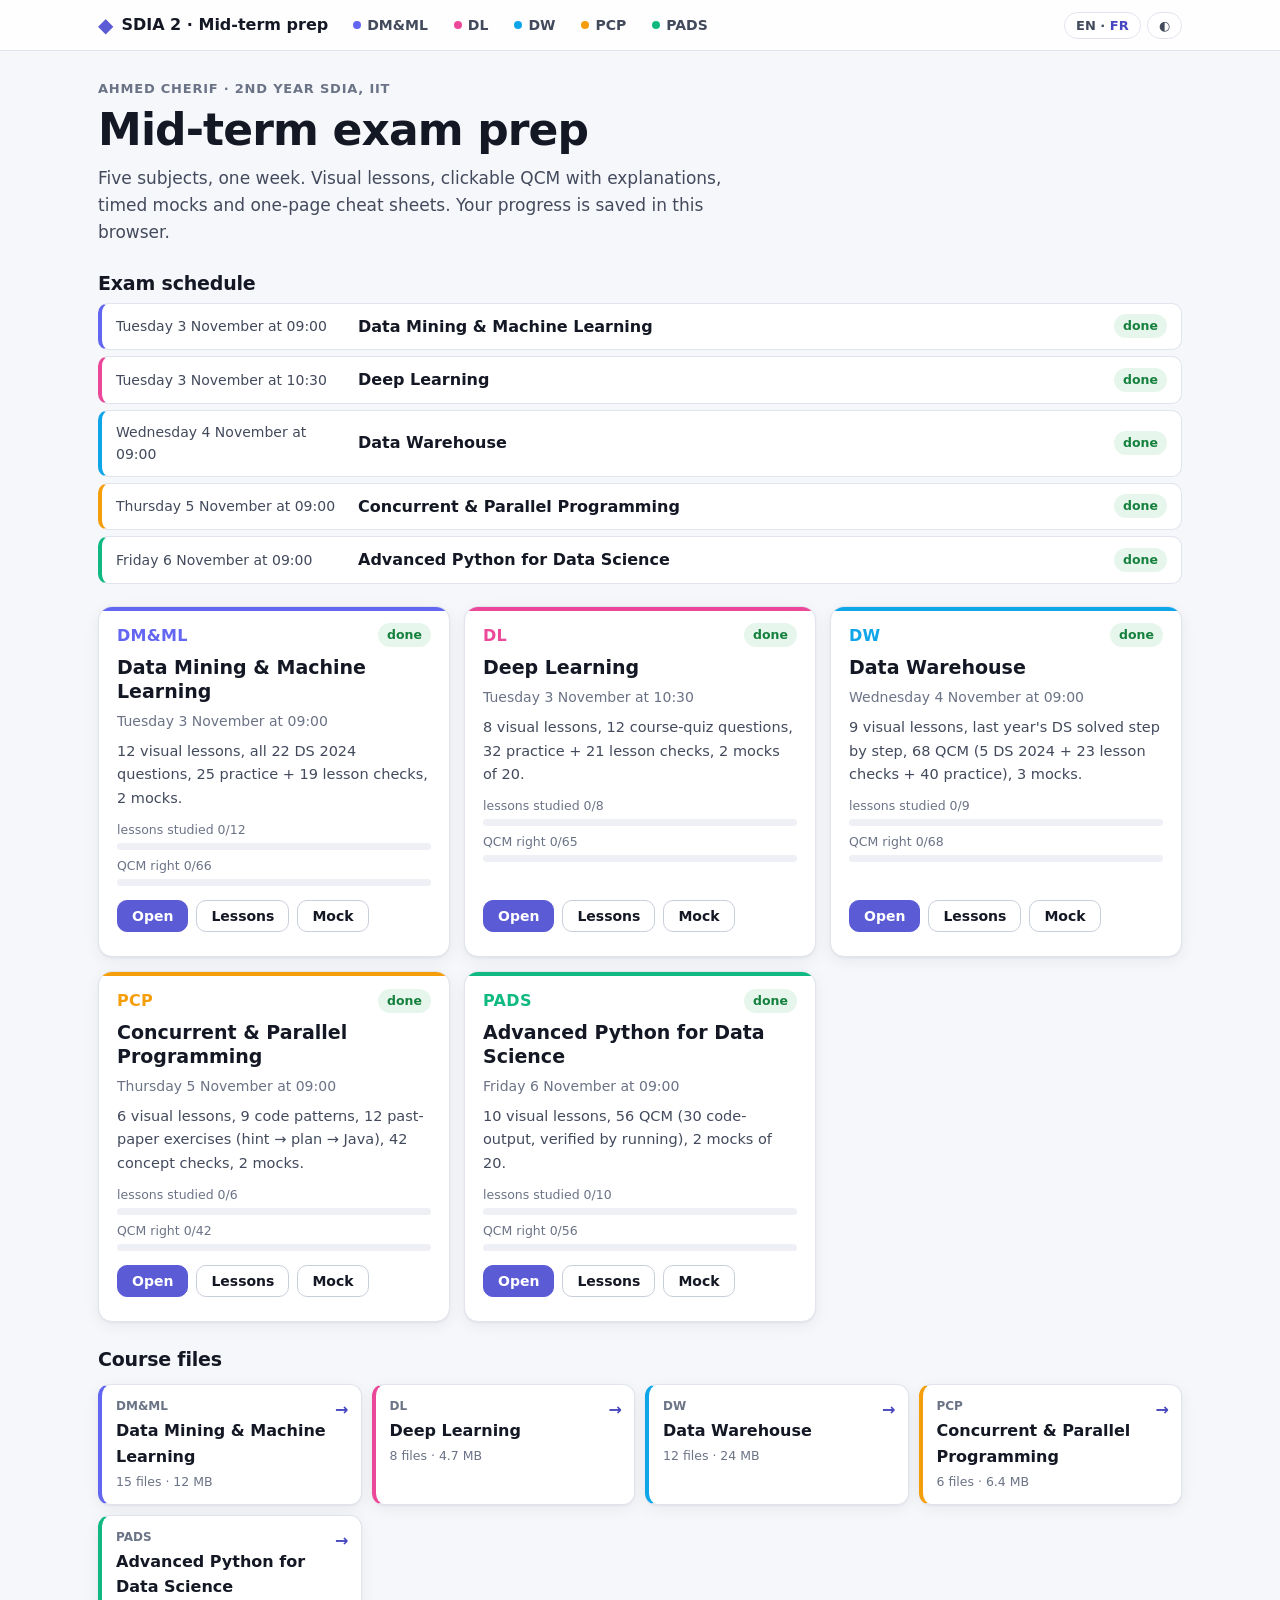
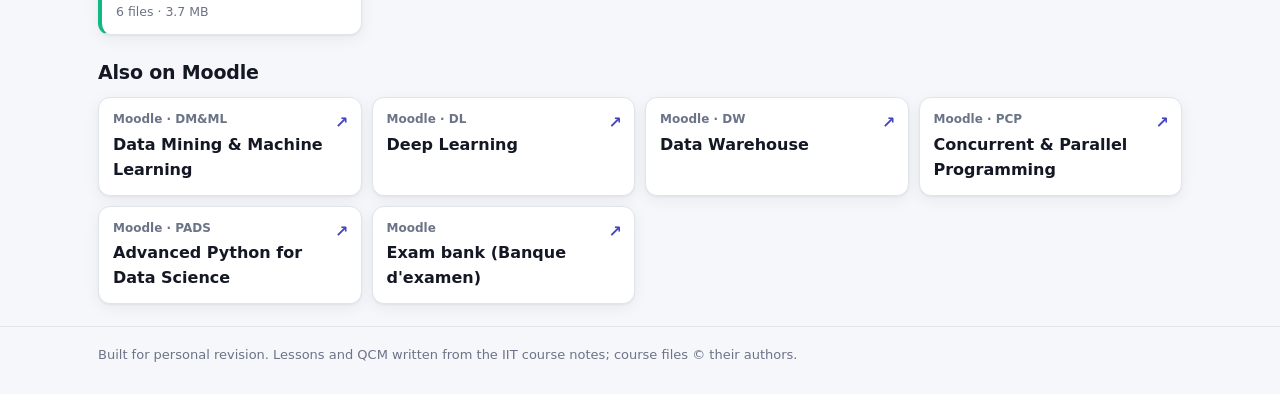
<file: index.html>
<!doctype html>
<html lang="en">
<head>
<meta charset="utf-8">
<meta name="viewport" content="width=device-width, initial-scale=1">
<title>SDIA 2 · Mid-term prep</title>
<meta name="description" content="SDIA 2 mid-term revision: visual lessons, QCM bank, timed mock exams and cheat sheets.">
<meta name="color-scheme" content="light dark">
<link rel="icon" href="data:image/svg+xml,%3Csvg xmlns='http://www.w3.org/2000/svg' viewBox='0 0 16 16'%3E%3Cpath d='M8 0l8 8-8 8-8-8z' fill='%235b5bd6'/%3E%3C/svg%3E">
<link rel="stylesheet" href="assets/style.css">
<script>try{var t=JSON.parse(localStorage.getItem("sdia-prep:theme")||'"auto"');if(t==="auto")t=matchMedia("(prefers-color-scheme: dark)").matches?"dark":"light";document.documentElement.setAttribute("data-theme",t)}catch(e){}</script>
</head>
<body>
<div id="app"><noscript><p class="noscript">This site needs JavaScript. / Ce site nécessite JavaScript.</p></noscript></div>
<script src="assets/subjects.js"></script>
<script src="assets/app.js"></script>
</body>
</html>
</file>
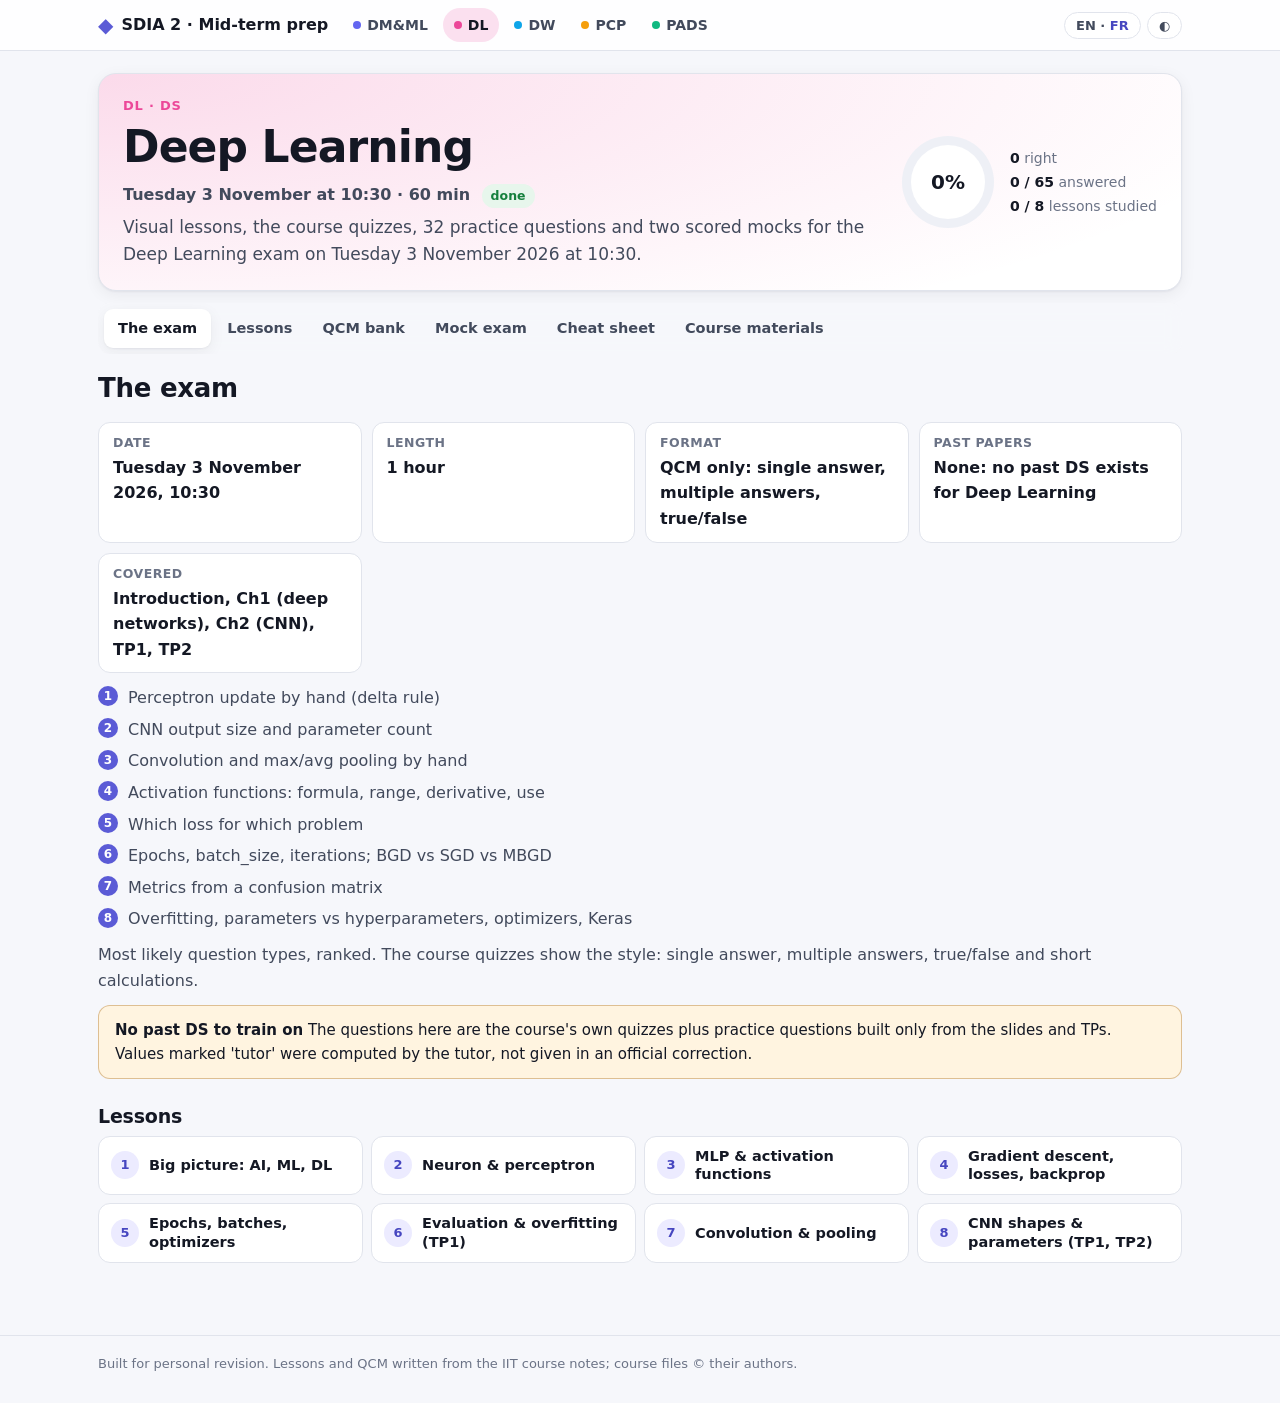
<file: dl.html>
<!doctype html>
<html lang="en">
<head>
<meta charset="utf-8">
<meta name="viewport" content="width=device-width, initial-scale=1">
<title>Deep Learning · SDIA 2 prep</title>
<meta name="description" content="SDIA 2 mid-term revision: visual lessons, QCM bank, timed mock exams and cheat sheets.">
<meta name="color-scheme" content="light dark">
<link rel="icon" href="data:image/svg+xml,%3Csvg xmlns='http://www.w3.org/2000/svg' viewBox='0 0 16 16'%3E%3Cpath d='M8 0l8 8-8 8-8-8z' fill='%235b5bd6'/%3E%3C/svg%3E">
<link rel="stylesheet" href="assets/style.css">
<script>try{var t=JSON.parse(localStorage.getItem("sdia-prep:theme")||'"auto"');if(t==="auto")t=matchMedia("(prefers-color-scheme: dark)").matches?"dark":"light";document.documentElement.setAttribute("data-theme",t)}catch(e){}</script>
</head>
<body data-subject="dl">
<div id="app"><noscript><p class="noscript">This site needs JavaScript. / Ce site nécessite JavaScript.</p></noscript></div>
<script src="assets/subjects.js"></script>
<script src="assets/app.js"></script>
</body>
</html>
</file>
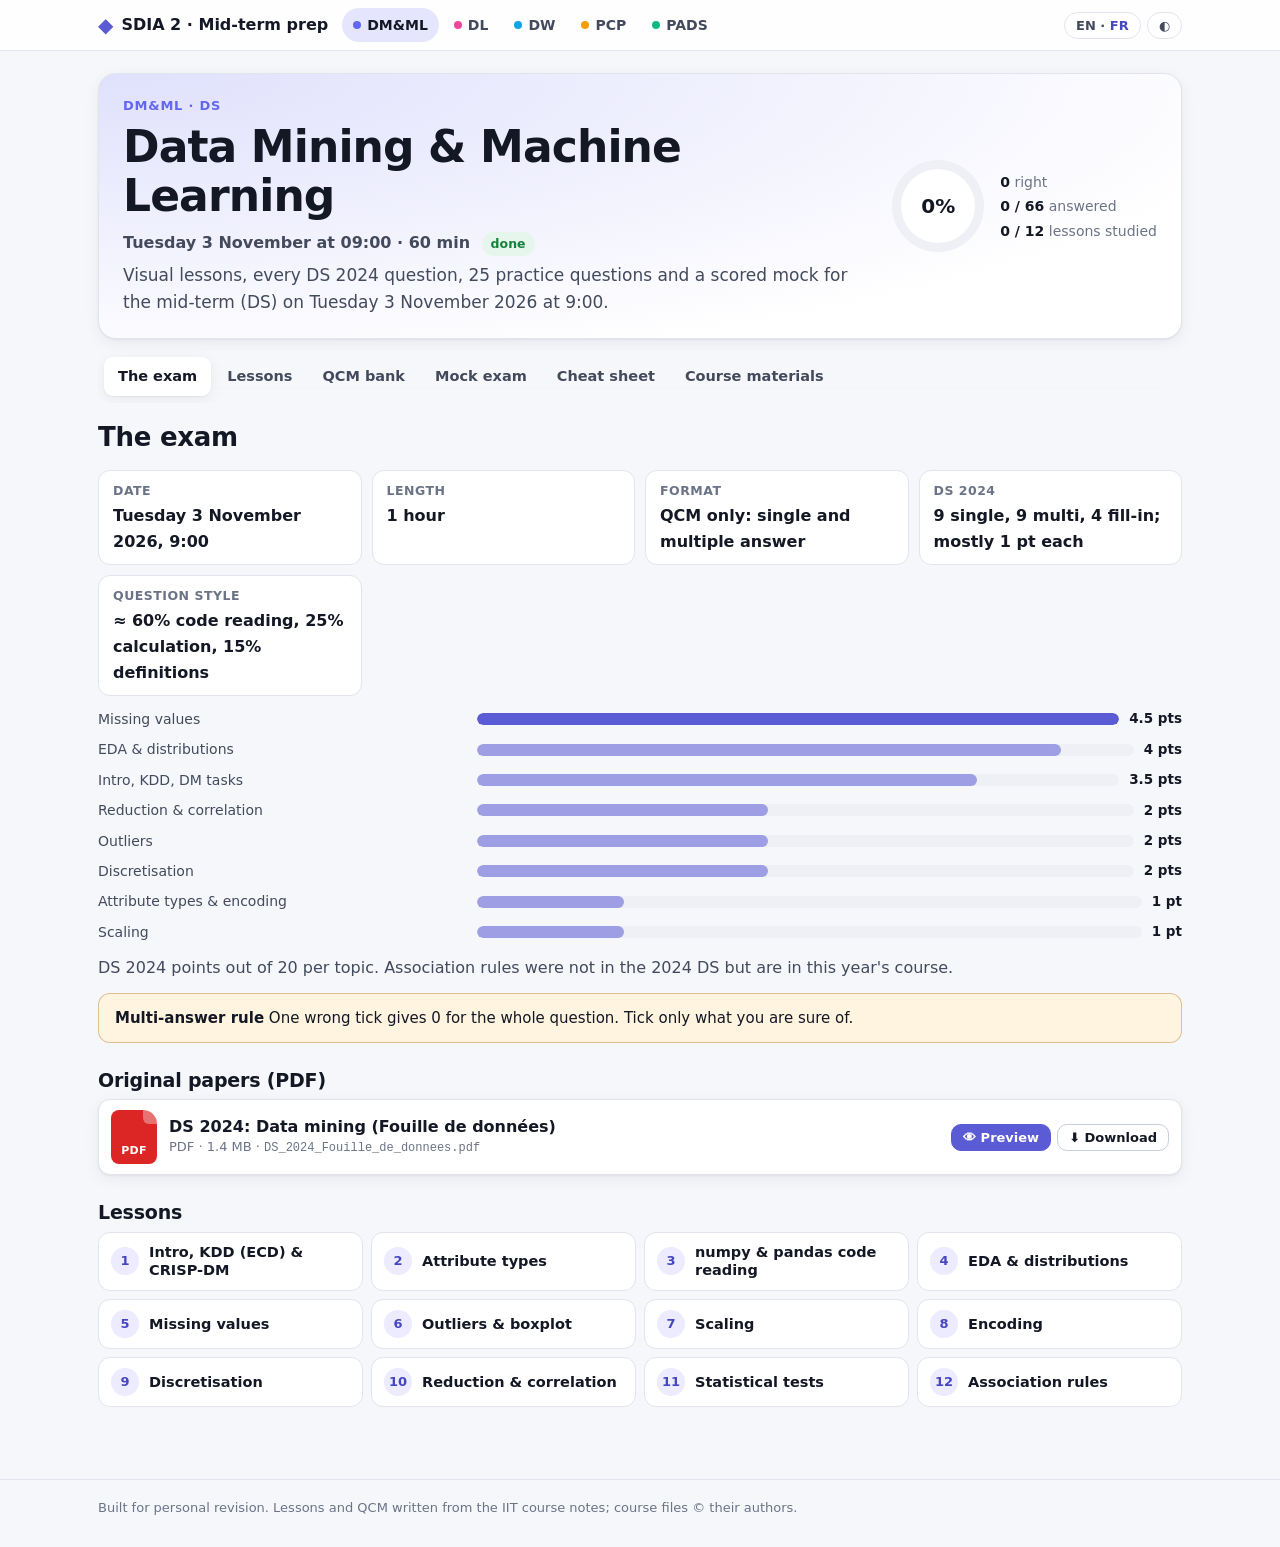
<file: dmml.html>
<!doctype html>
<html lang="en">
<head>
<meta charset="utf-8">
<meta name="viewport" content="width=device-width, initial-scale=1">
<title>DM&ML · SDIA 2 prep</title>
<meta name="description" content="SDIA 2 mid-term revision: visual lessons, QCM bank, timed mock exams and cheat sheets.">
<meta name="color-scheme" content="light dark">
<link rel="icon" href="data:image/svg+xml,%3Csvg xmlns='http://www.w3.org/2000/svg' viewBox='0 0 16 16'%3E%3Cpath d='M8 0l8 8-8 8-8-8z' fill='%235b5bd6'/%3E%3C/svg%3E">
<link rel="stylesheet" href="assets/style.css">
<script>try{var t=JSON.parse(localStorage.getItem("sdia-prep:theme")||'"auto"');if(t==="auto")t=matchMedia("(prefers-color-scheme: dark)").matches?"dark":"light";document.documentElement.setAttribute("data-theme",t)}catch(e){}</script>
</head>
<body data-subject="dmml">
<div id="app"><noscript><p class="noscript">This site needs JavaScript. / Ce site nécessite JavaScript.</p></noscript></div>
<script src="assets/subjects.js"></script>
<script src="assets/app.js"></script>
</body>
</html>
</file>
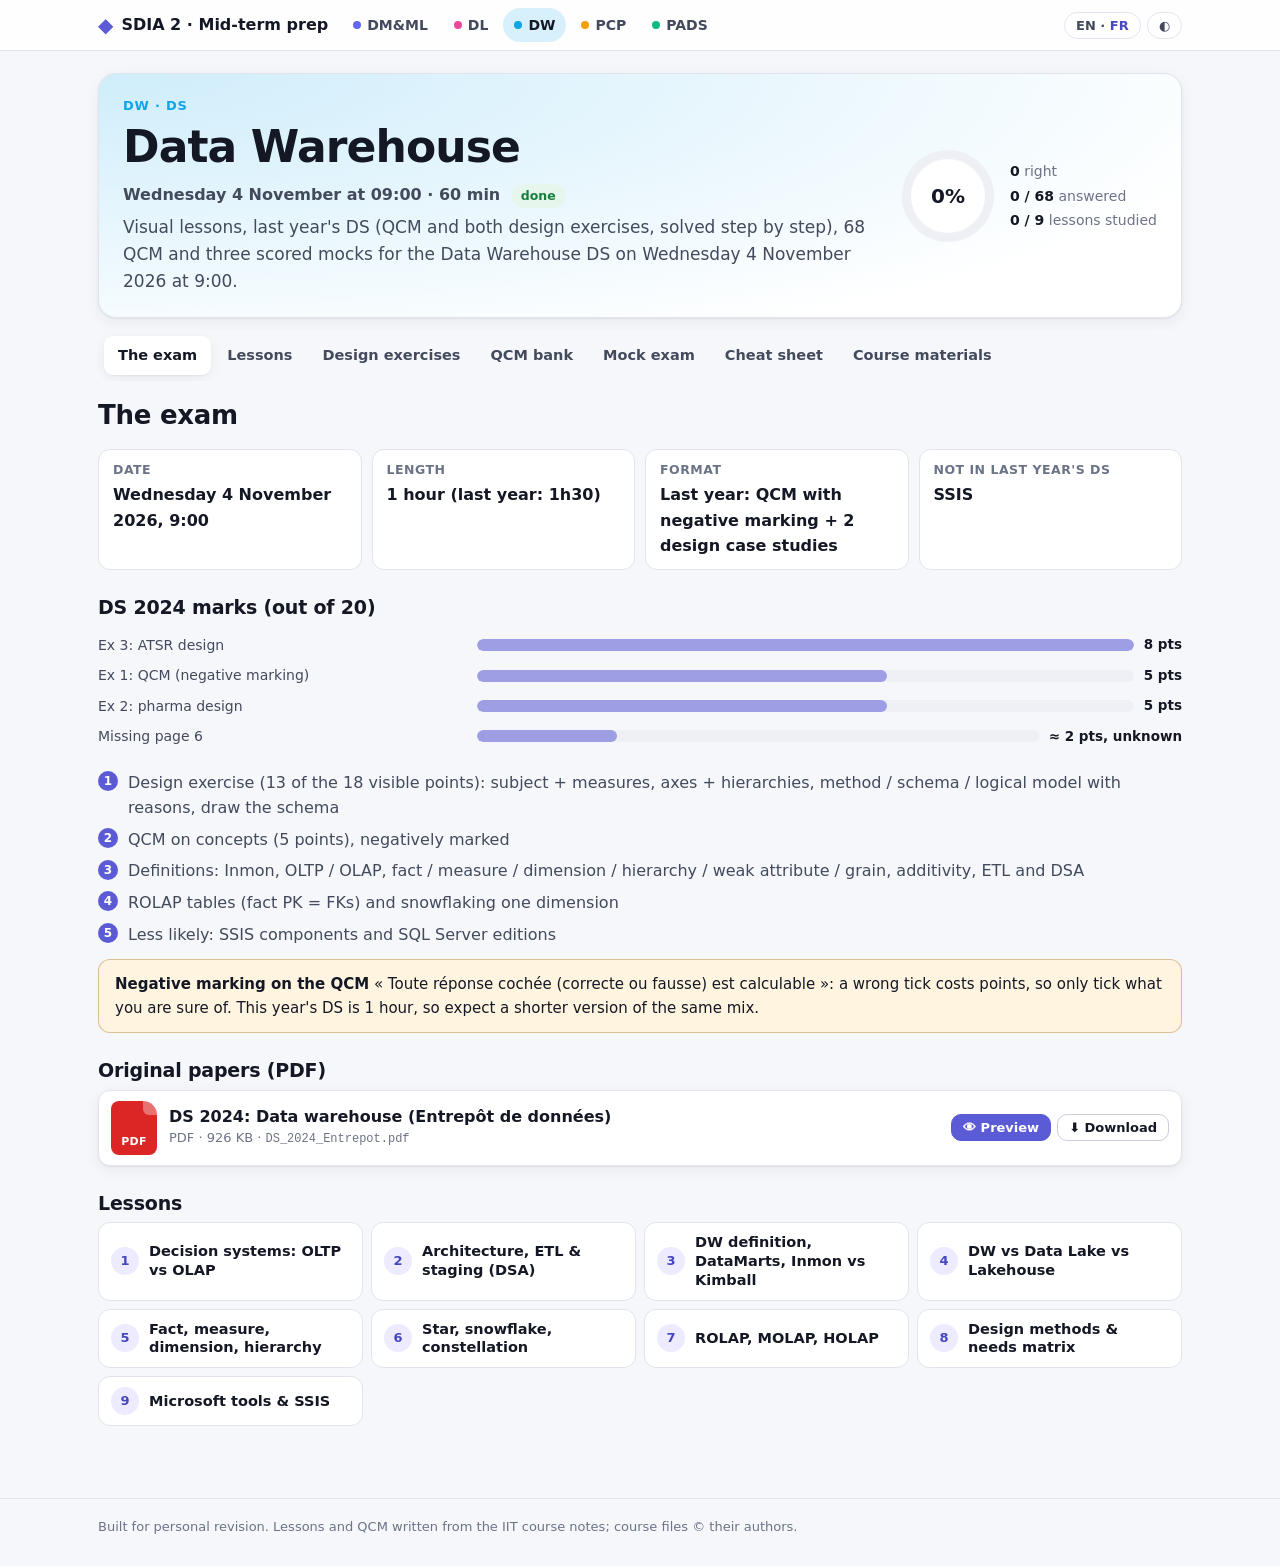
<file: dw.html>
<!doctype html>
<html lang="en">
<head>
<meta charset="utf-8">
<meta name="viewport" content="width=device-width, initial-scale=1">
<title>Data Warehouse · SDIA 2 prep</title>
<meta name="description" content="SDIA 2 mid-term revision: visual lessons, QCM bank, timed mock exams and cheat sheets.">
<meta name="color-scheme" content="light dark">
<link rel="icon" href="data:image/svg+xml,%3Csvg xmlns='http://www.w3.org/2000/svg' viewBox='0 0 16 16'%3E%3Cpath d='M8 0l8 8-8 8-8-8z' fill='%235b5bd6'/%3E%3C/svg%3E">
<link rel="stylesheet" href="assets/style.css">
<script>try{var t=JSON.parse(localStorage.getItem("sdia-prep:theme")||'"auto"');if(t==="auto")t=matchMedia("(prefers-color-scheme: dark)").matches?"dark":"light";document.documentElement.setAttribute("data-theme",t)}catch(e){}</script>
</head>
<body data-subject="dw">
<div id="app"><noscript><p class="noscript">This site needs JavaScript. / Ce site nécessite JavaScript.</p></noscript></div>
<script src="assets/subjects.js"></script>
<script src="assets/app.js"></script>
</body>
</html>
</file>
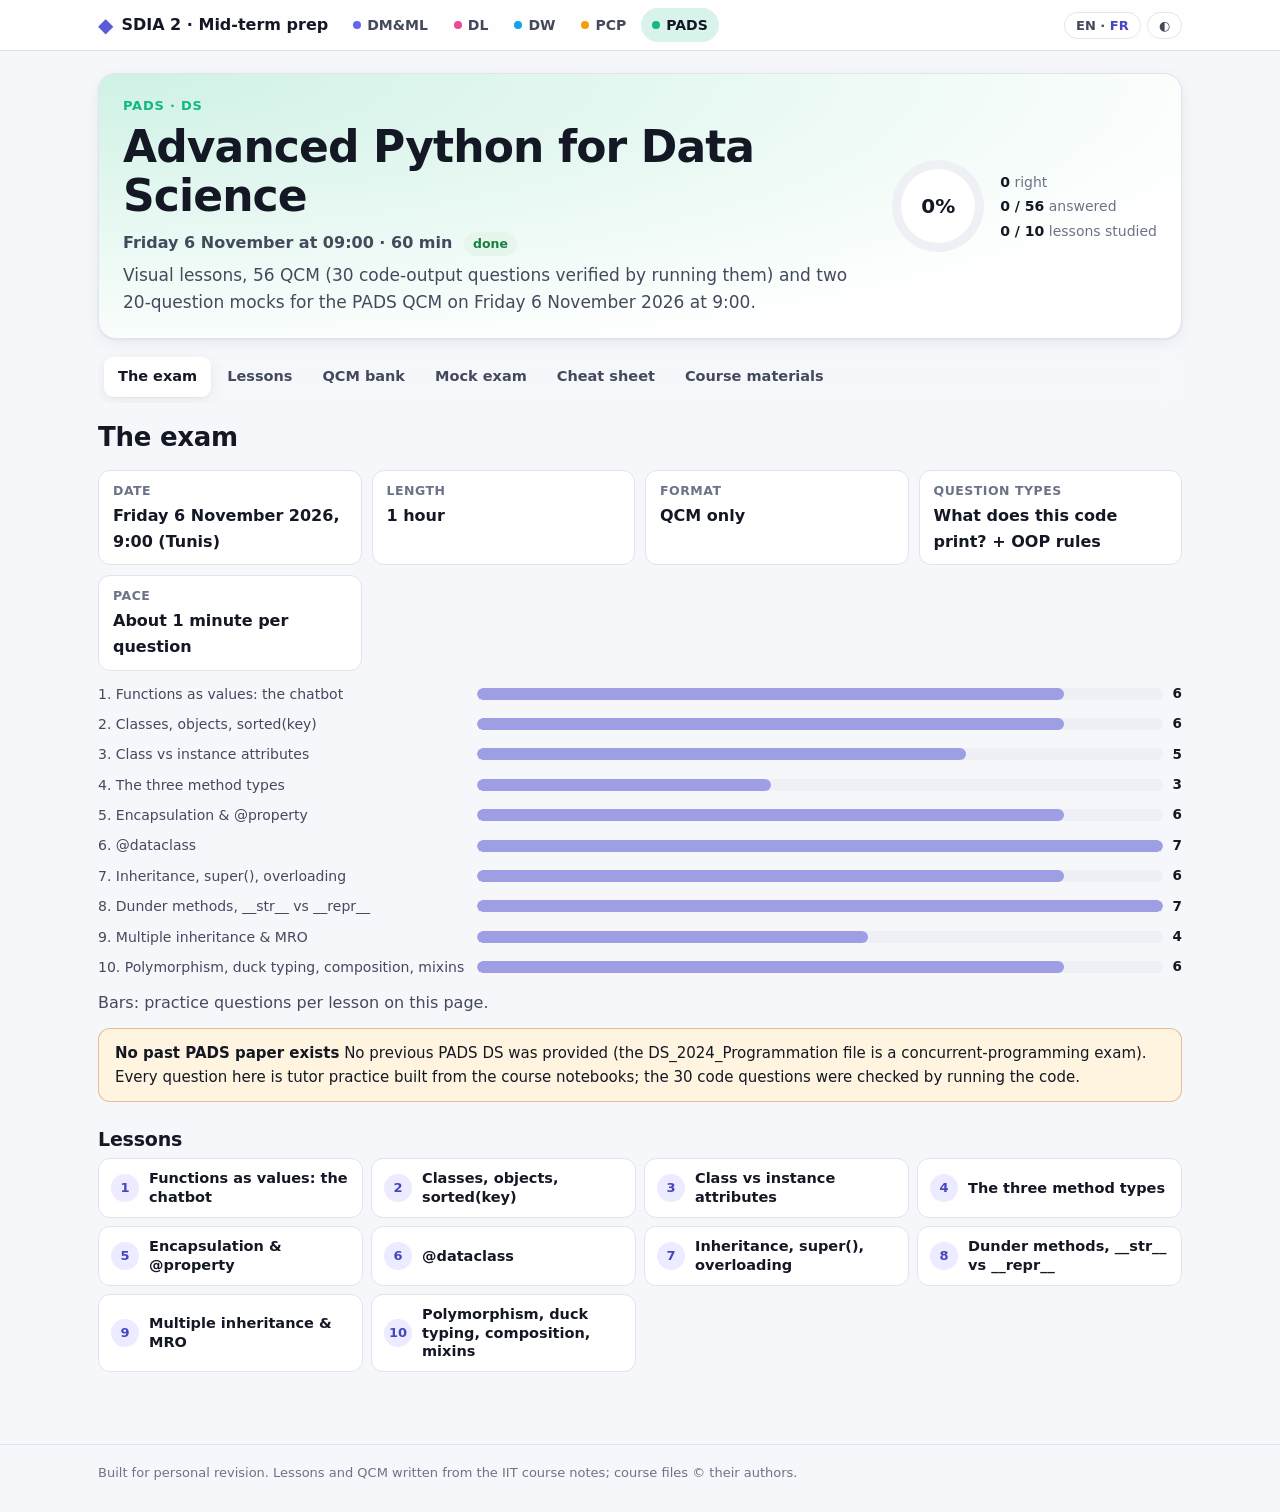
<file: pads.html>
<!doctype html>
<html lang="en">
<head>
<meta charset="utf-8">
<meta name="viewport" content="width=device-width, initial-scale=1">
<title>PADS · SDIA 2 prep</title>
<meta name="description" content="SDIA 2 mid-term revision: visual lessons, QCM bank, timed mock exams and cheat sheets.">
<meta name="color-scheme" content="light dark">
<link rel="icon" href="data:image/svg+xml,%3Csvg xmlns='http://www.w3.org/2000/svg' viewBox='0 0 16 16'%3E%3Cpath d='M8 0l8 8-8 8-8-8z' fill='%235b5bd6'/%3E%3C/svg%3E">
<link rel="stylesheet" href="assets/style.css">
<script>try{var t=JSON.parse(localStorage.getItem("sdia-prep:theme")||'"auto"');if(t==="auto")t=matchMedia("(prefers-color-scheme: dark)").matches?"dark":"light";document.documentElement.setAttribute("data-theme",t)}catch(e){}</script>
</head>
<body data-subject="pads">
<div id="app"><noscript><p class="noscript">This site needs JavaScript. / Ce site nécessite JavaScript.</p></noscript></div>
<script src="assets/subjects.js"></script>
<script src="assets/app.js"></script>
</body>
</html>
</file>
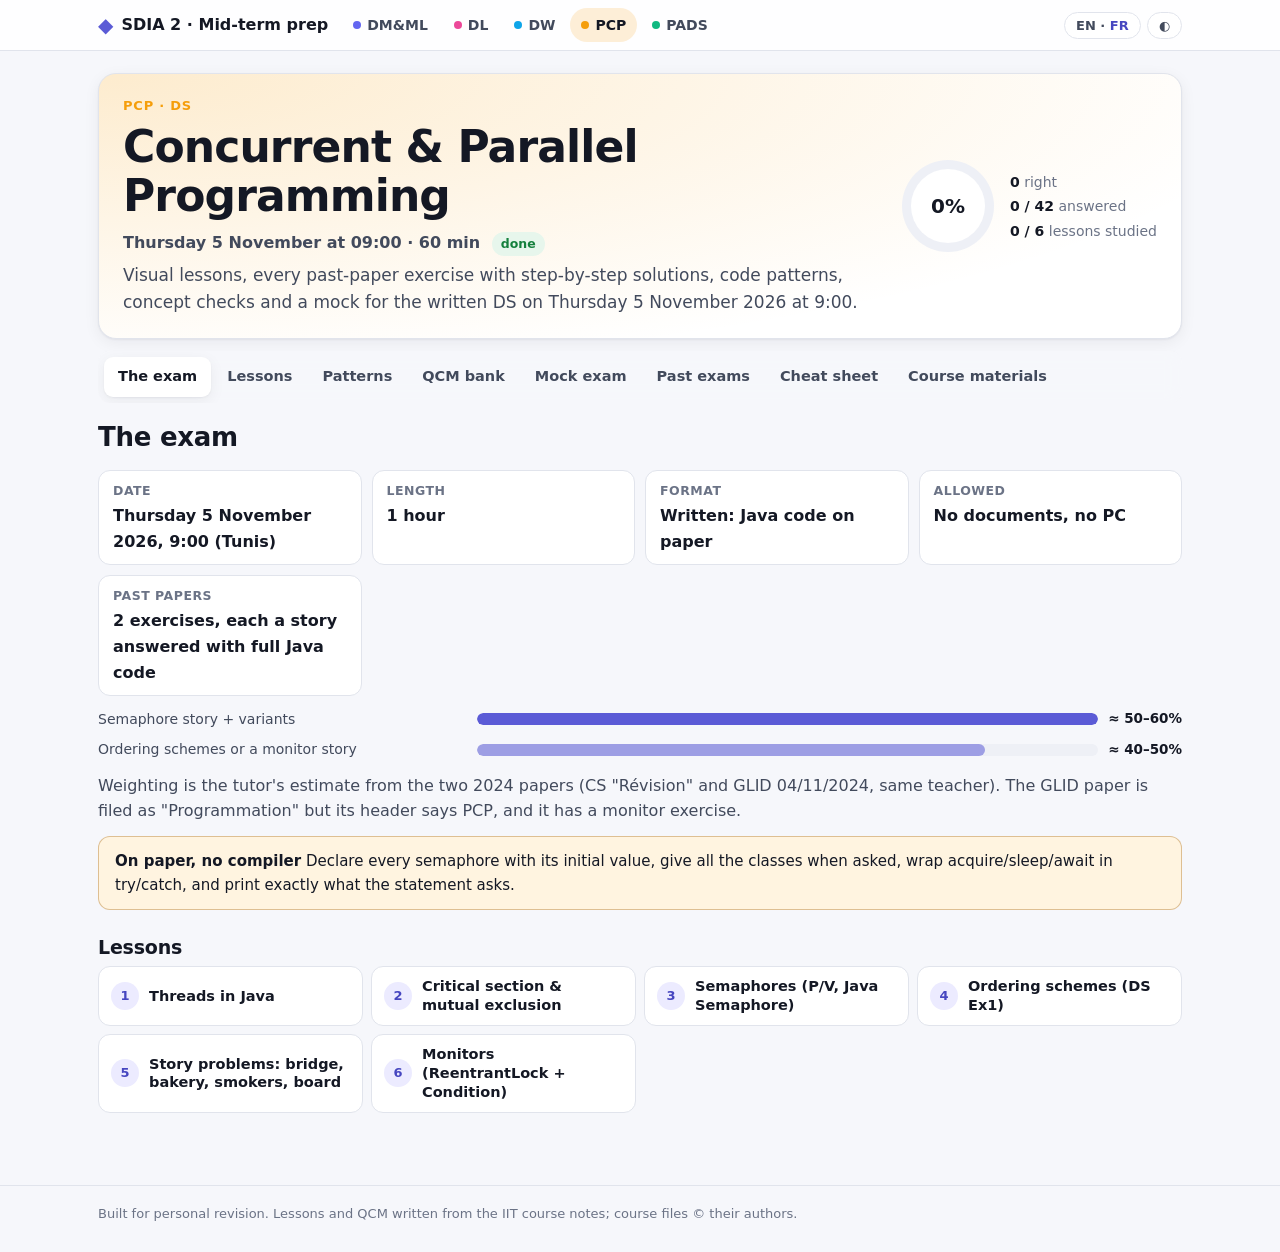
<file: pcp.html>
<!doctype html>
<html lang="en">
<head>
<meta charset="utf-8">
<meta name="viewport" content="width=device-width, initial-scale=1">
<title>PCP · SDIA 2 prep</title>
<meta name="description" content="SDIA 2 mid-term revision: visual lessons, QCM bank, timed mock exams and cheat sheets.">
<meta name="color-scheme" content="light dark">
<link rel="icon" href="data:image/svg+xml,%3Csvg xmlns='http://www.w3.org/2000/svg' viewBox='0 0 16 16'%3E%3Cpath d='M8 0l8 8-8 8-8-8z' fill='%235b5bd6'/%3E%3C/svg%3E">
<link rel="stylesheet" href="assets/style.css">
<script>try{var t=JSON.parse(localStorage.getItem("sdia-prep:theme")||'"auto"');if(t==="auto")t=matchMedia("(prefers-color-scheme: dark)").matches?"dark":"light";document.documentElement.setAttribute("data-theme",t)}catch(e){}</script>
</head>
<body data-subject="pcp">
<div id="app"><noscript><p class="noscript">This site needs JavaScript. / Ce site nécessite JavaScript.</p></noscript></div>
<script src="assets/subjects.js"></script>
<script src="assets/app.js"></script>
</body>
</html>
</file>
<file: assets/style.css>
/* ---------- tokens ---------- */
:root, [data-theme="light"] {
  --bg: #f6f7fb; --bg2: #eef0f6; --surface: #ffffff; --surface2: #f8f9fc;
  --text: #141824; --text2: #424a5c; --muted: #6b7386; --border: #e1e4ec; --border2: #c9cedb;
  --accent: #5b5bd6; --accent-t: #4646c0; --accent-bg: #ecebff; --on-accent: #fff;
  --ok: #15803d; --ok-bg: #e7f6ec; --ko: #c2341f; --ko-bg: #fdecea; --warn: #a15c00; --warn-bg: #fff4e0; --info: #1d6fb8; --info-bg: #e8f2fc;
  --c0: #5b5bd6; --c1: #e0559a; --c2: #0ea5e9; --c3: #f59e0b; --c4: #10b981; --c5: #8b5cf6;
  --shadow: 0 1px 2px rgba(16,24,40,.05), 0 4px 16px rgba(16,24,40,.06);
  --mono: ui-monospace, "JetBrains Mono", "SFMono-Regular", Menlo, Consolas, monospace;
  --font: "Inter", system-ui, -apple-system, "Segoe UI", Roboto, "Helvetica Neue", Arial, sans-serif;
  --r: 14px;
}
[data-theme="dark"] {
  --bg: #0d1017; --bg2: #141824; --surface: #161b26; --surface2: #1c2230;
  --text: #e9ecf3; --text2: #b9c0cf; --muted: #8a93a6; --border: #262d3d; --border2: #36405a;
  --accent: #8b8bf5; --accent-t: #a5a5ff; --accent-bg: #23244a; --on-accent: #0d1017;
  --ok: #4ade80; --ok-bg: #12301f; --ko: #f87171; --ko-bg: #3a1717; --warn: #fbbf24; --warn-bg: #3a2c0c; --info: #60a5fa; --info-bg: #10263f;
  --c0: #8b8bf5; --c1: #f472b6; --c2: #38bdf8; --c3: #fbbf24; --c4: #34d399; --c5: #a78bfa;
  --shadow: 0 1px 2px rgba(0,0,0,.3), 0 6px 20px rgba(0,0,0,.25);
}
* { box-sizing: border-box; }
html { -webkit-text-size-adjust: 100%; scroll-behavior: smooth; }
body { margin: 0; background: var(--bg); color: var(--text); font: 16px/1.6 var(--font); }
a { color: var(--accent-t); }
code { font-family: var(--mono); font-size: .9em; background: var(--bg2); padding: .08em .35em; border-radius: 5px; overflow-wrap: anywhere; }
strong { font-weight: 650; }
.wrap { max-width: 1120px; margin: 0 auto; padding: 0 18px; }
.noscript { padding: 40px; text-align: center; }

/* ---------- top bar ---------- */
.top { position: sticky; top: 0; z-index: 20; background: color-mix(in srgb, var(--surface) 85%, transparent); backdrop-filter: blur(10px); border-bottom: 1px solid var(--border); }
.top-in { max-width: 1120px; margin: 0 auto; padding: 8px 18px; display: flex; align-items: center; gap: 14px; }
.brand { display: flex; align-items: center; gap: 8px; font-weight: 700; color: var(--text); text-decoration: none; white-space: nowrap; }
.logo { color: var(--accent); font-size: 20px; }
.snav { display: flex; gap: 4px; overflow-x: auto; flex: 1; scrollbar-width: none; }
.snav::-webkit-scrollbar { display: none; }
.snav a { display: flex; align-items: center; gap: 6px; padding: 6px 11px; border-radius: 999px; color: var(--text2); text-decoration: none; font-weight: 600; font-size: 14px; white-space: nowrap; }
.snav a i { width: 8px; height: 8px; border-radius: 50%; background: var(--sc); }
.snav a:hover { background: var(--bg2); }
.snav a.on { background: color-mix(in srgb, var(--sc) 16%, transparent); color: var(--text); }
.tools { display: flex; gap: 6px; }
.tbtn { border: 1px solid var(--border); background: var(--surface); color: var(--text2); border-radius: 999px; padding: 5px 11px; font: 600 13px var(--font); cursor: pointer; white-space: nowrap; }
.tbtn b { color: var(--accent-t); }
@media (max-width: 640px) { .brand span:last-child { display: none; } .top-in { gap: 8px; padding: 8px 10px; } }

/* ---------- hero ---------- */
.hero { display: grid; grid-template-columns: 1.5fr 1fr; gap: 22px; margin: 28px 0 18px; align-items: stretch; }
.hero h1, .shero h1 { font-size: clamp(28px, 4.4vw, 44px); line-height: 1.1; margin: 6px 0 10px; letter-spacing: -.02em; }
.kicker { color: var(--muted); font-weight: 600; font-size: 13px; text-transform: uppercase; letter-spacing: .06em; }
.lead { color: var(--text2); font-size: 17px; margin: 6px 0 0; }
.cd { background: linear-gradient(135deg, color-mix(in srgb, var(--sc) 22%, var(--surface)), var(--surface)); border: 1px solid var(--border); border-radius: var(--r); padding: 18px 20px; box-shadow: var(--shadow); display: flex; flex-direction: column; gap: 4px; }
.cd-l { color: var(--muted); font-size: 13px; font-weight: 600; text-transform: uppercase; letter-spacing: .05em; }
.cd-s { font-weight: 700; font-size: 18px; }
.cd-n { font: 500 26px var(--font); font-variant-numeric: tabular-nums; margin: 6px 0; }
.cd-n b { font-size: 34px; font-weight: 750; }
.cd-d { color: var(--text2); font-size: 14px; margin-bottom: 10px; }
.cd .btn { align-self: flex-start; }
@media (max-width: 800px) { .hero { grid-template-columns: 1fr; } }
.sched { list-style: none; padding: 0; margin: 0; display: flex; flex-direction: column; gap: 6px; }
.sched li { display: grid; grid-template-columns: 230px 1fr auto; gap: 12px; align-items: center; padding: 10px 14px; border-radius: 10px; background: var(--surface); border: 1px solid var(--border); border-left: 4px solid var(--sc); }
.sched .sd { color: var(--text2); font-size: 14px; font-variant-numeric: tabular-nums; }
.sched a { font-weight: 650; color: var(--text); text-decoration: none; }
@media (max-width: 640px) { .sched li { grid-template-columns: 1fr auto; } .sched .sd { grid-column: 1 / -1; } }
.pill { display: inline-block; padding: 2px 9px; border-radius: 999px; background: var(--bg2); color: var(--text2); font-size: 12.5px; font-weight: 650; white-space: nowrap; }
.pill.soon { background: var(--warn-bg); color: var(--warn); } .pill.live { background: var(--ko-bg); color: var(--ko); } .pill.done { background: var(--ok-bg); color: var(--ok); }
.scards { display: grid; grid-template-columns: repeat(auto-fill, minmax(300px, 1fr)); gap: 14px; }
.scard { background: var(--surface); border: 1px solid var(--border); border-radius: var(--r); padding: 16px 18px; box-shadow: var(--shadow); position: relative; overflow: hidden; display: flex; flex-direction: column; gap: 6px; }
.scard::before { content: ""; position: absolute; inset: 0 0 auto 0; height: 4px; background: var(--sc); }
.sc-top { display: flex; justify-content: space-between; align-items: center; }
.sc-short { font-weight: 800; color: var(--sc); letter-spacing: .02em; }
.scard h3 { margin: 2px 0 0; font-size: 19px; line-height: 1.25; }
.sc-when { margin: 0; color: var(--muted); font-size: 14px; }
.sc-tag { margin: 2px 0 4px; color: var(--text2); font-size: 14.5px; }
.pbar { display: flex; flex-direction: column; gap: 3px; font-size: 12.5px; color: var(--muted); }
.pbar i { height: 7px; border-radius: 9px; background: var(--bg2); overflow: hidden; display: block; }
.pbar b { display: block; height: 100%; background: var(--sc); border-radius: 9px; }
.scard .ctl { margin-top: auto; padding-top: 8px; }

/* subject hero */
.shero { display: flex; gap: 22px; justify-content: space-between; align-items: center; margin: 22px 0 10px; padding: 22px 24px; border-radius: 18px; border: 1px solid var(--border); background: radial-gradient(1200px 300px at 0% 0%, color-mix(in srgb, var(--sc) 20%, transparent), transparent), var(--surface); box-shadow: var(--shadow); }
.shero .kicker { color: var(--sc); }
.when { margin: 0; color: var(--text2); font-weight: 550; }
.when .pill { margin-left: 6px; }
.shero-p { display: flex; align-items: center; gap: 16px; flex-shrink: 0; }
.ring { --p: 0; width: 92px; height: 92px; border-radius: 50%; display: grid; place-items: center; background: conic-gradient(var(--sc) calc(var(--p) * 1%), var(--bg2) 0); position: relative; }
.ring::before { content: ""; position: absolute; inset: 9px; border-radius: 50%; background: var(--surface); }
.ring span { position: relative; font-weight: 800; font-size: 20px; }
.pstats { font-size: 14px; color: var(--muted); display: flex; flex-direction: column; gap: 2px; }
.pstats b { color: var(--text); }
@media (max-width: 760px) { .shero { flex-direction: column; align-items: flex-start; padding: 18px; } }

/* tabs */
.tabs { position: sticky; top: 49px; z-index: 10; display: flex; gap: 2px; overflow-x: auto; padding: 6px; margin: 12px 0 8px; background: color-mix(in srgb, var(--bg) 88%, transparent); backdrop-filter: blur(8px); border-radius: 12px; scrollbar-width: none; }
.tabs::-webkit-scrollbar { display: none; }
.tabs a { padding: 8px 14px; border-radius: 9px; color: var(--text2); text-decoration: none; font-weight: 600; font-size: 14.5px; white-space: nowrap; }
.tabs a:hover { background: var(--bg2); }
.tabs a.on { background: var(--surface); color: var(--text); box-shadow: var(--shadow); }
.panel { padding-bottom: 50px; min-height: 60vh; }
.panel-h h2 { margin: 14px 0 2px; font-size: 26px; letter-spacing: -.01em; }
.cap { color: var(--muted); font-size: 14px; margin: 2px 0 12px; }

/* ---------- blocks ---------- */
.sec { margin: 22px 0; }
.sec > h3 { font-size: 19px; margin: 0 0 4px; letter-spacing: -.01em; }
.sec .sec { margin: 14px 0; } .sec .sec > h3 { font-size: 16.5px; }
.sub { margin: 14px 0 6px; font-size: 16px; }
.txt { margin: 10px 0; color: var(--text2); }
.lesson { background: var(--surface); border: 1px solid var(--border); border-radius: 18px; padding: 8px 24px 20px; box-shadow: var(--shadow); }
.lesson .lt { font-size: 24px; margin: 16px 0 4px; }
@media (max-width: 640px) { .lesson { padding: 6px 14px 16px; border-radius: 14px; } .wrap { padding: 0 12px; } }
.tbl-wrap { overflow-x: auto; margin: 10px 0; border: 1px solid var(--border); border-radius: 12px; background: var(--surface); }
.tbl { border-collapse: collapse; width: 100%; font-size: 14.5px; }
.tbl th { background: var(--surface2); text-align: left; font-weight: 650; color: var(--text2); white-space: nowrap; }
.tbl th, .tbl td { padding: 8px 12px; border-bottom: 1px solid var(--border); vertical-align: top; }
.tbl tr:last-child td { border-bottom: 0; }
.tbl .al-end { text-align: right; } .tbl .al-center { text-align: center; }
.tbl tr.emph td { background: var(--accent-bg); }
.tbl.compact th, .tbl.compact td { padding: 5px 9px; font-size: 13.5px; }
td.tone-success { color: var(--ok); font-weight: 600; background: var(--ok-bg); }
td.tone-danger { color: var(--ko); font-weight: 600; background: var(--ko-bg); }
td.tone-warning { color: var(--warn); font-weight: 600; background: var(--warn-bg); }
td.tone-info { color: var(--info); font-weight: 600; background: var(--info-bg); }
.trace tr.future td { background: repeating-linear-gradient(45deg, transparent 0 6px, var(--bg2) 6px 7px); }
.trace tr.cur td { box-shadow: inset 0 0 0 9999px color-mix(in srgb, var(--accent) 10%, transparent); }
.trace tr.cur td:first-child { box-shadow: inset 4px 0 0 var(--accent), inset 0 0 0 9999px color-mix(in srgb, var(--accent) 10%, transparent); }
.trace-note { padding: 10px 14px; border-radius: 10px; background: var(--info-bg); color: var(--text); margin: 6px 0; font-size: 14.5px; }
.bars { display: flex; flex-direction: column; gap: 8px; margin: 12px 0; }
.bar-row { display: grid; grid-template-columns: minmax(90px, 34%) 1fr auto; gap: 10px; align-items: center; font-size: 14px; }
.bar-l { color: var(--text2); }
.bar-t { height: 12px; background: var(--bg2); border-radius: 9px; overflow: hidden; }
.bar-f { height: 100%; background: color-mix(in srgb, var(--accent) 55%, transparent); border-radius: 9px; }
.bar-row.emph .bar-f { background: var(--accent); }
.bar-v { font-variant-numeric: tabular-nums; font-weight: 600; white-space: nowrap; font-size: 13.5px; }
.eq { display: flex; flex-wrap: wrap; align-items: center; gap: 4px 6px; padding: 14px 18px; margin: 10px 0; background: var(--surface2); border: 1px solid var(--border); border-radius: 12px; font: 16px var(--mono); overflow-x: auto; }
.eq-t { white-space: pre-wrap; }
.eq-br { flex-basis: 100%; height: 4px; }
.frac { display: inline-flex; flex-direction: column; align-items: center; vertical-align: middle; margin: 0 2px; }
.frac .num { border-bottom: 1.5px solid var(--text); padding: 0 6px 1px; } .frac .den { padding: 1px 6px 0; }
.sum { display: inline-flex; flex-direction: column; align-items: center; line-height: 1; font-size: 12px; margin: 0 2px; }
.sum-s { font-size: 28px; line-height: 1; }
.callout { padding: 12px 16px; border-radius: 12px; margin: 12px 0; border: 1px solid; font-size: 15px; }
.callout.tone-info { background: var(--info-bg); border-color: color-mix(in srgb, var(--info) 35%, transparent); }
.callout.tone-warning { background: var(--warn-bg); border-color: color-mix(in srgb, var(--warn) 35%, transparent); }
.callout.tone-danger { background: var(--ko-bg); border-color: color-mix(in srgb, var(--ko) 35%, transparent); }
.callout.tone-success { background: var(--ok-bg); border-color: color-mix(in srgb, var(--ok) 35%, transparent); }
.list { margin: 8px 0; padding-left: 0; list-style: none; display: flex; flex-direction: column; gap: 6px; }
.list li { position: relative; padding-left: 22px; color: var(--text2); }
.list li::before { content: ""; position: absolute; left: 6px; top: .62em; width: 6px; height: 6px; border-radius: 50%; background: var(--accent); }
.list.pro li::before { content: "✓"; background: none; color: var(--ok); top: 0; left: 2px; width: auto; height: auto; font-weight: 800; }
.list.con li::before { content: "!"; background: var(--ko-bg); color: var(--ko); top: .15em; left: 0; width: 16px; height: 16px; border-radius: 50%; font: 800 11px/16px var(--font); text-align: center; }
.grid { display: grid; gap: 14px; margin: 10px 0; align-items: start; }
.grid.g2 { grid-template-columns: repeat(2, minmax(0, 1fr)); } .grid.g3 { grid-template-columns: repeat(3, minmax(0, 1fr)); }
@media (max-width: 860px) { .grid.g2, .grid.g3 { grid-template-columns: minmax(0, 1fr); } }
.props { display: grid; grid-template-columns: repeat(auto-fill, minmax(230px, 1fr)); gap: 10px; margin: 12px 0; }
.props > div { background: var(--surface); border: 1px solid var(--border); border-radius: 12px; padding: 10px 14px; }
.props dt { font-size: 12.5px; color: var(--muted); font-weight: 650; text-transform: uppercase; letter-spacing: .04em; }
.props dd { margin: 2px 0 0; font-weight: 550; }
.legend { display: flex; flex-wrap: wrap; gap: 14px; font-size: 13.5px; color: var(--text2); margin: 6px 0; }
.legend .lg { display: inline-block; width: 12px; height: 12px; border-radius: 3px; margin-right: 6px; vertical-align: -1px; }
.lg.c0 { background: var(--c0); } .lg.c1 { background: var(--c1); } .lg.c2 { background: var(--c2); } .lg.c3 { background: var(--c3); }
pre.code { position: relative; background: #0f1320; color: #e3e7f2; font: 13.5px/1.55 var(--mono); padding: 14px 16px; border-radius: 12px; overflow-x: auto; margin: 10px 0; white-space: pre; }
[data-theme="dark"] pre.code { background: #0a0d15; border: 1px solid var(--border); }
pre.code .hk { color: #c4a7ff; } pre.code .hs { color: #9fe3a5; } pre.code .hc { color: #7d879c; font-style: italic; } pre.code .hd { color: #ffcf7a; }
.code-t { display: block; color: #8d97ad; font-size: 12px; margin-bottom: 6px; font-family: var(--font); font-weight: 600; }
.chain { display: flex; flex-wrap: wrap; align-items: center; gap: 6px; margin: 10px 0; }
.chain-l { font-weight: 650; margin-right: 4px; color: var(--text2); }
.chain-i { padding: 5px 12px; border-radius: 999px; background: var(--accent-bg); color: var(--accent-t); font-weight: 600; font-size: 14px; }
.chain-a { color: var(--muted); font-weight: 700; }
.cards { display: grid; gap: 12px; margin: 12px 0; }
.cards.c2 { grid-template-columns: repeat(auto-fill, minmax(240px, 1fr)); } .cards.c3 { grid-template-columns: repeat(auto-fill, minmax(210px, 1fr)); } .cards.c4 { grid-template-columns: repeat(auto-fill, minmax(170px, 1fr)); }
.card { border-radius: 14px; padding: 14px 16px; border: 1px solid var(--border); background: var(--surface); border-top: 4px solid var(--accent); }
.card.tone-success { border-top-color: var(--ok); } .card.tone-danger { border-top-color: var(--ko); } .card.tone-warning { border-top-color: var(--warn); } .card.tone-info { border-top-color: var(--info); }
.card.tone-c1 { border-top-color: var(--c1); } .card.tone-c2 { border-top-color: var(--c2); } .card.tone-c3 { border-top-color: var(--c3); } .card.tone-c4 { border-top-color: var(--c4); } .card.tone-c5 { border-top-color: var(--c5); }
.card-i { font-size: 22px; } .card-h { font-weight: 700; margin: 2px 0 4px; } .card-x { color: var(--text2); font-size: 14.5px; }
.card pre.code { font-size: 12.5px; padding: 10px 12px; }
.seg { display: inline-flex; flex-wrap: wrap; gap: 4px; padding: 4px; background: var(--bg2); border-radius: 12px; margin: 8px 0; }
.seg-b { border: 0; background: transparent; color: var(--text2); padding: 6px 12px; border-radius: 9px; font: 600 13.5px var(--font); cursor: pointer; }
.seg-b code { background: transparent; padding: 0; }
.seg-b.on { background: var(--surface); color: var(--text); box-shadow: var(--shadow); }
.seg-p { animation: fade .25s ease; }
@keyframes fade { from { opacity: 0; transform: translateY(4px); } to { opacity: 1; transform: none; } }
.steps { list-style: none; padding: 0; margin: 10px 0; display: flex; flex-direction: column; gap: 0; }
.step { display: flex; gap: 14px; position: relative; padding-bottom: 14px; animation: fade .35s ease; }
.step:not(:last-child)::after { content: ""; position: absolute; left: 15px; top: 34px; bottom: 0; width: 2px; background: var(--border); }
.step-n { flex: 0 0 32px; height: 32px; border-radius: 50%; background: var(--accent-bg); color: var(--accent-t); display: grid; place-items: center; font-weight: 800; font-size: 14px; }
.step.cur .step-n { background: var(--accent); color: var(--on-accent); box-shadow: 0 0 0 5px color-mix(in srgb, var(--accent) 22%, transparent); }
.step-b { flex: 1; min-width: 0; padding-top: 4px; }
.step-h { font-weight: 650; } .step-d { color: var(--text2); font-size: 15px; }
.ctl { display: flex; flex-wrap: wrap; gap: 8px; align-items: center; margin: 8px 0; }
.ctl-l { color: var(--muted); font-size: 13.5px; margin-right: 4px; font-variant-numeric: tabular-nums; }
.btn { display: inline-flex; align-items: center; gap: 6px; border: 1px solid var(--border2); background: var(--surface); color: var(--text); border-radius: 10px; padding: 7px 14px; font: 600 14px var(--font); cursor: pointer; text-decoration: none; }
.btn:hover { border-color: var(--accent); }
.btn.primary { background: var(--accent); border-color: var(--accent); color: var(--on-accent); }
.btn.ok { background: var(--ok-bg); border-color: var(--ok); color: var(--ok); }
.btn.ghost { border-color: transparent; color: var(--muted); }
.btn.big { padding: 10px 20px; font-size: 15px; }
.btn[disabled] { opacity: .45; cursor: not-allowed; }
.svgw svg, .diagram svg { display: block; margin: 0 auto; max-width: 100%; height: auto; }
.diagram { margin: 12px 0; padding: 10px; background: var(--surface2); border: 1px solid var(--border); border-radius: 14px; overflow-x: auto; }
.svgw { margin: 12px 0; padding: 8px; background: var(--surface2); border: 1px solid var(--border); border-radius: 14px; overflow-x: auto; }
.dg-n rect { fill: var(--surface); stroke: var(--border2); stroke-width: 1.3; }
.dg-n.k-terminal rect { fill: var(--accent-bg); stroke: var(--accent); }
.dg-n.k-decision rect { fill: var(--warn-bg); stroke: var(--warn); }
.dg-n.tone-success rect { fill: var(--ok-bg); stroke: var(--ok); } .dg-n.tone-danger rect { fill: var(--ko-bg); stroke: var(--ko); } .dg-n.tone-info rect { fill: var(--info-bg); stroke: var(--info); } .dg-n.tone-warning rect { fill: var(--warn-bg); stroke: var(--warn); }
.dg-t { fill: var(--text); font: 600 13.5px var(--font); }
.dg-d { fill: var(--muted); font: 12px var(--font); }
.dg-e { fill: none; stroke: var(--muted); stroke-width: 1.5; }
.dg-e.dash { stroke-dasharray: 5 4; }
.dg-ah { fill: var(--muted); }
.dg-lb rect { fill: var(--surface); stroke: var(--border); }
.dg-lb text { fill: var(--text2); font: 600 11.5px var(--font); }
/* svg helpers for widgets */
.sv-t { fill: var(--text); font-family: var(--font); } .sv-m { fill: var(--muted); font-family: var(--font); } .sv-2 { fill: var(--text2); font-family: var(--font); }
.sv-mono { font-family: var(--mono); }
.sv-grid { stroke: var(--border2); fill: none; }
.sv-axis { stroke: var(--border2); }
.reveal-b { margin-top: 10px; padding: 4px 16px 8px; border-left: 3px solid var(--ok); background: color-mix(in srgb, var(--ok-bg) 45%, transparent); border-radius: 0 12px 12px 0; animation: fade .3s ease; }

/* ---------- QCM ---------- */
.qlist { display: flex; flex-direction: column; gap: 12px; }
.q { background: var(--surface); border: 1px solid var(--border); border-radius: 14px; padding: 14px 16px; display: flex; flex-direction: column; gap: 9px; box-shadow: var(--shadow); min-width: 0; }
.q.q-ok { border-color: color-mix(in srgb, var(--ok) 55%, var(--border)); } .q.q-ko { border-color: color-mix(in srgb, var(--ko) 55%, var(--border)); }
.q-meta { display: flex; flex-wrap: wrap; align-items: center; gap: 8px; font-size: 12.5px; color: var(--muted); }
.q-num { background: var(--bg2); color: var(--text2); font-weight: 750; border-radius: 6px; padding: 0 7px; }
.q-type { margin-left: auto; padding: 1px 8px; border-radius: 999px; font-weight: 650; }
.q-type.m { background: var(--warn-bg); color: var(--warn); } .q-type.s { background: var(--bg2); }
.q-q { font-size: 16px; }
.q-opts { display: flex; flex-direction: column; gap: 6px; }
.opt { display: flex; gap: 10px; align-items: flex-start; text-align: left; width: 100%; padding: 9px 12px; border-radius: 10px; border: 1px solid var(--border); background: transparent; color: var(--text); font: 15px/1.5 var(--font); cursor: pointer; transition: background .12s, border-color .12s; }
.opt:hover:not([disabled]) { border-color: var(--accent); background: var(--accent-bg); }
.opt[disabled] { cursor: default; }
.opt .box { flex: 0 0 17px; height: 17px; margin-top: 3px; border-radius: 50%; border: 1.6px solid var(--border2); position: relative; }
.opt.multi .box { border-radius: 5px; }
.opt.on { border-color: var(--accent); background: var(--accent-bg); }
.opt.on .box { background: var(--accent); border-color: var(--accent); }
.opt.on .box::after { content: ""; position: absolute; left: 5px; top: 1.5px; width: 4px; height: 8px; border: solid var(--on-accent); border-width: 0 2px 2px 0; transform: rotate(45deg); }
.opt-t { flex: 1; min-width: 0; } .opt-l { color: var(--muted); font-weight: 650; }
.opt .mark { font-size: 12.5px; font-weight: 700; white-space: nowrap; margin-top: 2px; }
.opt.ok { border-color: var(--ok); background: var(--ok-bg); } .opt.ok .mark { color: var(--ok); }
.opt.ok.miss { background: transparent; border-style: dashed; }
.opt.ko { border-color: var(--ko); background: var(--ko-bg); } .opt.ko .mark { color: var(--ko); }
.opt.ok.on .box { background: var(--ok); border-color: var(--ok); } .opt.ko.on .box { background: var(--ko); border-color: var(--ko); }
.why { font-size: 14.5px; color: var(--text2); padding: 10px 12px; background: var(--surface2); border-radius: 10px; }
.why .ok { color: var(--ok); } .why .ko { color: var(--ko); }
.ctx { margin: 10px 0 2px; padding: 12px 16px; border-radius: 14px; background: var(--info-bg); border: 1px solid color-mix(in srgb, var(--info) 30%, transparent); }
.ctx-h { font-size: 12px; font-weight: 750; text-transform: uppercase; letter-spacing: .06em; color: var(--info); }
.ctx .txt { color: var(--text); }
.filters { display: flex; flex-wrap: wrap; gap: 10px; align-items: flex-end; margin: 8px 0; }
.sel-l { display: inline-flex; flex-direction: column; gap: 3px; font-size: 12.5px; color: var(--muted); font-weight: 650; }
select, input[type=number], input[type=text] { font: 14.5px var(--font); color: var(--text); background: var(--surface); border: 1px solid var(--border2); border-radius: 9px; padding: 7px 10px; max-width: 100%; }
.mock-start { background: var(--surface); border: 1px solid var(--border); border-radius: 14px; padding: 16px 18px; display: flex; flex-wrap: wrap; gap: 12px; align-items: flex-end; }
.mock-start p { flex-basis: 100%; margin: 0; }
.mock-bar { position: sticky; top: 100px; z-index: 5; display: flex; flex-wrap: wrap; gap: 12px; align-items: center; padding: 10px 14px; margin: 10px 0; background: var(--surface); border: 1px solid var(--border); border-radius: 14px; box-shadow: var(--shadow); }
.clock { font: 750 22px var(--mono); font-variant-numeric: tabular-nums; padding: 2px 10px; border-radius: 9px; background: var(--bg2); }
.clock.low { background: var(--ko-bg); color: var(--ko); }
.mb-a { color: var(--muted); font-size: 14px; }
.score-big { font-size: 22px; font-weight: 800; } .score-big small { color: var(--muted); font-weight: 600; font-size: 15px; }
/* lessons nav */
.lpick { display: flex; gap: 6px; overflow-x: auto; padding: 4px 0 10px; scrollbar-width: thin; }
.lpick a { flex: 0 0 auto; padding: 6px 12px; border-radius: 999px; border: 1px solid var(--border); background: var(--surface); color: var(--text2); text-decoration: none; font-size: 13.5px; font-weight: 600; }
.lpick a.done { border-color: var(--ok); }
.lpick a.done::after { content: " ✓"; color: var(--ok); }
.lpick a.on { background: var(--accent); color: var(--on-accent); border-color: var(--accent); }
.lpick a.on.done::after { color: var(--on-accent); }
.lpath { display: grid; grid-template-columns: repeat(auto-fill, minmax(230px, 1fr)); gap: 8px; }
.lp { display: flex; align-items: center; gap: 10px; padding: 10px 12px; border-radius: 12px; background: var(--surface); border: 1px solid var(--border); text-decoration: none; color: var(--text); }
.lp:hover { border-color: var(--accent); }
.lp-n { flex: 0 0 28px; height: 28px; border-radius: 50%; display: grid; place-items: center; background: var(--accent-bg); color: var(--accent-t); font-weight: 800; font-size: 13px; }
.lp.done .lp-n { background: var(--ok); color: #fff; }
.lp-t { flex: 1; font-weight: 600; font-size: 14.5px; line-height: 1.3; } .lp-m { color: var(--muted); font-size: 12px; }
.lnav { justify-content: space-between; margin-top: 18px; padding-top: 14px; border-top: 1px solid var(--border); }
/* cheat */
.cheat { display: grid; grid-template-columns: repeat(auto-fill, minmax(300px, 1fr)); gap: 12px; }
.cheat-c { background: var(--surface); border: 1px solid var(--border); border-radius: 14px; padding: 12px 16px; box-shadow: var(--shadow); }
.cheat-c h3 { margin: 4px 0 6px; font-size: 16px; color: var(--accent-t); }
.cheat-c .list li { font-size: 14px; }
/* links */
.links { display: grid; grid-template-columns: repeat(auto-fill, minmax(240px, 1fr)); gap: 10px; margin: 10px 0; }
.link-card { position: relative; display: flex; flex-direction: column; gap: 2px; padding: 12px 34px 12px 14px; border-radius: 12px; background: var(--surface); border: 1px solid var(--border); text-decoration: none; color: var(--text); box-shadow: var(--shadow); }
.link-card:hover { border-color: var(--accent); }
.lk-kind { font-size: 12px; color: var(--muted); font-weight: 650; } .lk-t { font-weight: 650; } .lk-n { font-size: 12.5px; color: var(--muted); }
.lk-go { position: absolute; right: 12px; top: 12px; color: var(--accent-t); font-weight: 800; }
/* past */
.paper { background: var(--surface); border: 1px solid var(--border); border-radius: 18px; padding: 6px 22px 16px; margin: 16px 0; box-shadow: var(--shadow); }
.paper-h h3 { margin: 14px 0 0; font-size: 20px; }
.part { border-top: 1px solid var(--border); padding-top: 6px; margin-top: 12px; }
.part h4 { margin: 10px 0 4px; font-size: 16.5px; }
@media (max-width: 640px) { .paper { padding: 4px 12px 12px; } }
.foot { border-top: 1px solid var(--border); padding: 18px 0 28px; color: var(--muted); font-size: 13px; }
/* widget controls */
.wctl { display: flex; flex-wrap: wrap; gap: 10px; align-items: flex-end; margin: 8px 0; }
.wout { font: 600 15px var(--mono); padding: 10px 14px; background: var(--surface2); border: 1px solid var(--border); border-radius: 10px; margin: 8px 0; white-space: pre-wrap; }

/* ---------- PCP widgets ---------- */
.race { display: grid; grid-template-columns: 34px minmax(0,1fr) minmax(0,1fr) 92px; gap: 6px; margin: 10px 0; align-items: start; }
.race .rh { font-size: 12.5px; color: var(--muted); font-weight: 650; }
.race .rc, .race .rn { text-align: center; }
.race .rt { color: var(--muted); padding-top: 6px; }
.race .rn { font: 700 20px var(--mono); padding-top: 3px; }
.race .rn.bad { color: var(--ko); }
.race .fut { opacity: .22; }
.rbox { padding: 6px 10px; border-radius: 8px; border: 1px solid var(--c0); font-size: 14px; line-height: 1.45; overflow-wrap: anywhere; }
.rbox.w1 { border-color: var(--c1); }
.rbox.cur { border-width: 2px; background: var(--surface2); }
.rbox.blk { color: var(--muted); }
.semv { border: 1px solid var(--border); border-radius: 12px; padding: 16px; display: flex; flex-direction: column; gap: 14px; margin: 10px 0; min-width: 0; }
.semv-op { font: 14px var(--mono); background: var(--bg2); padding: 8px 12px; border-radius: 8px; overflow-wrap: anywhere; }
.semv-vars { display: flex; flex-wrap: wrap; gap: 12px; }
.semv-v { min-width: 110px; padding: 8px 14px; border-radius: 10px; border: 2px solid var(--border2); text-align: center; }
.semv-v.main { border-color: var(--c0); }
.semv-n { font: 12.5px var(--mono); color: var(--muted); }
.semv-x { font: 700 28px var(--mono); }
.semv-x.neg { color: var(--ko); }
.semv-lane { display: flex; flex-wrap: wrap; align-items: center; gap: 8px; }
.semv-l { flex: 0 0 170px; font-size: 13px; color: var(--muted); font-weight: 650; }
.semv-e { font-size: 13px; color: var(--muted); }
.semv-basket { display: flex; gap: 6px; padding: 8px; min-width: 220px; min-height: 34px; border-radius: 0 0 14px 14px; border: 2px solid var(--border2); border-top: none; }
.semv-bag { width: 46px; height: 16px; border-radius: 8px; background: var(--c2); }
.semv-note { font-size: 14.5px; color: var(--text2); }
.chip { padding: 4px 12px; border-radius: 999px; border: 1.5px solid var(--c1); font: 14px var(--mono); }
.chip.in { background: var(--c0); border-color: var(--c0); color: var(--on-accent); }
@media (max-width: 560px) { .semv-l { flex-basis: 100%; } .race { grid-template-columns: 24px minmax(0,1fr) minmax(0,1fr) 54px; } .semv-basket { min-width: 0; flex: 1; } }
/* ---------- PADS widgets ---------- */
.lk-boxes { display: flex; flex-wrap: wrap; gap: 14px; }
.lk-box { min-width: 170px; flex: 1 1 170px; border-radius: 10px; border: 1px solid var(--border2); padding: 10px; display: flex; flex-direction: column; gap: 6px; }
.lk-box.vis { border: 2px solid var(--c0); }
.lk-box.hit { background: var(--surface2); }
.lk-row { font: 14px var(--mono); padding: 3px 8px; border-radius: 6px; border: 1.5px solid transparent; overflow-wrap: anywhere; }
.lk-row.new { border-color: var(--c1); }
.lk-row.muted { color: var(--muted); }
.lk-new { color: var(--muted); font: 12.5px var(--font); }
.lk-path { font-size: 14.5px; color: var(--text2); }
.lk-out { font: 16px var(--mono); } .lk-out span { font: 12.5px var(--font); color: var(--muted); margin-right: 10px; } .lk-out code { font-size: 1em; }
.mro-row { display: flex; flex-wrap: wrap; align-items: center; gap: 8px; margin: 10px 0; }
.mro-n { padding: 8px 16px; border-radius: 999px; font: 16px var(--mono); border: 2px solid var(--border); color: var(--muted); }
.mro-n.past { border-color: var(--c0); color: var(--text); }
.mro-n.cur { border-color: var(--c0); background: var(--c0); color: var(--on-accent); }
.mro-ar { color: var(--muted); }
/* ordered list + DL heatmap + small inputs */
.list.ord { counter-reset: li; }
.list.ord li { counter-increment: li; padding-left: 30px; }
.list.ord li::before { content: counter(li); background: var(--accent); color: #fff; width: 20px; height: 20px; left: 0; top: .1em; border-radius: 50%; font: 700 12px/20px var(--font); text-align: center; }
.heat { border-collapse: separate; border-spacing: 2px; font-size: 13px; margin: 8px auto; }
.heat th { font-weight: 600; color: var(--text2); padding: 2px 6px; white-space: nowrap; text-align: right; }
.heat thead th { text-align: center; vertical-align: bottom; height: 86px; }
.heat thead th span { display: inline-block; writing-mode: vertical-rl; transform: rotate(180deg); }
.heat th.hl { color: var(--accent); }
.heat td { min-width: 38px; text-align: center; padding: 6px 2px; border-radius: 4px; color: var(--text); font-variant-numeric: tabular-nums; border: 1px solid transparent; }
.heat td.dk { color: #fff; }
.heat td.on { border-color: var(--accent); }
.num-in { width: 110px; padding: 6px 8px; border: 1px solid var(--border2); border-radius: 8px; background: var(--surface); color: var(--text); font: inherit; }
/* DW OLTP/OLAP sorter */
.sorter { border: 1px solid var(--border); border-radius: 12px; padding: 4px 12px 10px; background: var(--surface); }
.sort-r { display: flex; flex-wrap: wrap; align-items: center; gap: 6px 8px; padding: 8px 0; border-bottom: 1px solid var(--border); }
.sort-x { flex: 1 1 180px; min-width: 0; }
.sort-b { border: 1px solid var(--border); }
.sort-v { font-weight: 700; font-size: 13px; padding: 2px 8px; border-radius: 8px; }
.sort-v.ok { color: var(--ok); background: var(--ok-bg); } .sort-v.ko { color: var(--ko); background: var(--ko-bg); }
.sorter .ctl { margin-top: 10px; }
.sort-g { display: inline-flex; gap: 6px; }

/* ---------- course files ---------- */
.fgroups { display: grid; gap: 18px; }
.fgroup h3 { display: flex; align-items: center; gap: 8px; margin: 0 0 10px; font-size: 17px; }
.fg-i { font-size: 18px; }
.fg-n { font-size: 12px; font-weight: 700; color: var(--muted); background: var(--bg2); border-radius: 999px; padding: 1px 9px; }
.flist { list-style: none; margin: 0; padding: 0; display: grid; gap: 8px; }
.frow { display: flex; align-items: center; gap: 12px; padding: 10px 12px; background: var(--surface); border: 1px solid var(--border); border-radius: 12px; box-shadow: var(--shadow); }
.frow:hover { border-color: var(--border2); }
.ficon { flex: none; width: 46px; height: 54px; border-radius: 8px 14px 8px 8px; display: grid; place-items: end center; padding-bottom: 7px; font: 800 11px var(--font); letter-spacing: .03em; color: #fff; background: #64748b; position: relative; }
.ficon::before { content: ""; position: absolute; top: 0; right: 0; width: 14px; height: 14px; background: rgba(255,255,255,.35); border-bottom-left-radius: 6px; }
.ft-pdf { background: #dc2626; } .ft-ipynb { background: #f97316; } .ft-csv { background: #0d9488; } .ft-xlsx { background: #15803d; } .ft-zip { background: #7c3aed; } .ft-txt { background: #475569; }
.fmain { flex: 1; min-width: 0; display: flex; flex-direction: column; }
.ft { font-weight: 650; line-height: 1.35; }
.fm { font-size: 13px; color: var(--muted); }
.forig { font-family: var(--mono); font-size: 12px; overflow-wrap: anywhere; }
.fact { display: flex; gap: 6px; flex-wrap: wrap; justify-content: flex-end; }
.btn.sm { padding: 5px 11px; font-size: 13px; white-space: nowrap; }
.moodle-sec { margin-top: 28px; opacity: .92; }
.papers-src { margin-bottom: 22px; }
@media (max-width: 640px) { .frow { flex-wrap: wrap; } .fact { width: 100%; justify-content: flex-start; padding-left: 58px; } }
/* viewer */
body.fv-open { overflow: hidden; }
.fviewer { position: fixed; inset: 0; z-index: 100; display: grid; place-items: center; padding: 18px; }
.fv-back { position: absolute; inset: 0; background: rgba(8,10,18,.62); backdrop-filter: blur(3px); }
.fv-box { position: relative; width: min(1100px, 100%); height: min(92vh, 100%); display: flex; flex-direction: column; background: var(--surface); border: 1px solid var(--border); border-radius: 14px; overflow: hidden; box-shadow: 0 20px 60px rgba(0,0,0,.4); }
.fv-bar { display: flex; align-items: center; gap: 8px; padding: 10px 12px; border-bottom: 1px solid var(--border); flex-wrap: wrap; }
.fv-t { flex: 1; min-width: 160px; font-weight: 650; display: flex; flex-direction: column; line-height: 1.3; }
.fv-t small { font-weight: 500; color: var(--muted); font-size: 12px; }
.fv-body { flex: 1; background: #525659; min-height: 0; }
.fv-body iframe { width: 100%; height: 100%; border: 0; display: block; background: #fff; }
.fv-fb { margin: 0; padding: 7px 12px; font-size: 12.5px; color: var(--muted); border-top: 1px solid var(--border); }
@media (max-width: 640px) { .fviewer { padding: 0; } .fv-box { height: 100%; border-radius: 0; } }
.fv-pages { height: 100%; overflow: auto; -webkit-overflow-scrolling: touch; padding: 8px; display: flex; flex-direction: column; align-items: center; gap: 4px; }
.fv-pg { background: #fff; box-shadow: 0 2px 10px rgba(0,0,0,.35); display: block; }
.fv-pn { color: #ddd; font-size: 11px; margin-bottom: 8px; }
.fv-load { color: #eee; padding: 24px; text-align: center; }
.fv-load a { margin-left: 6px; }
</file>
